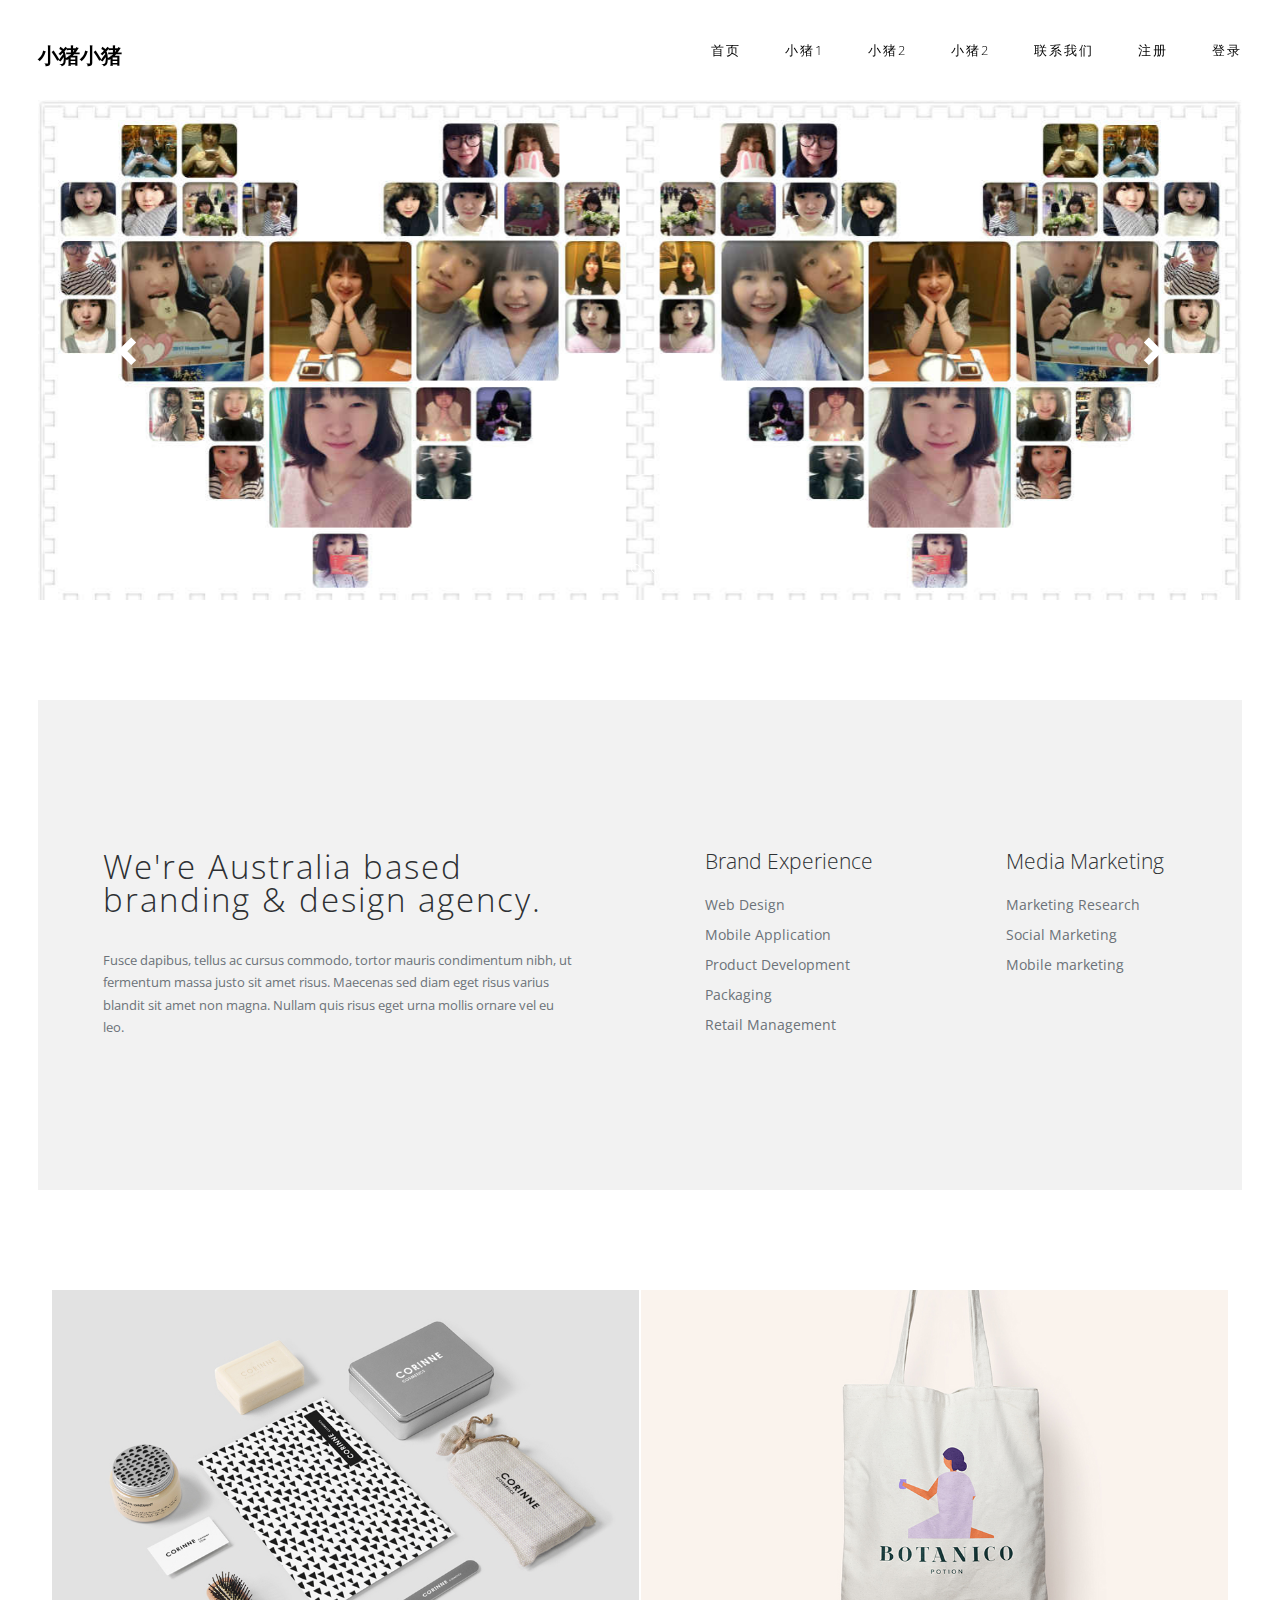
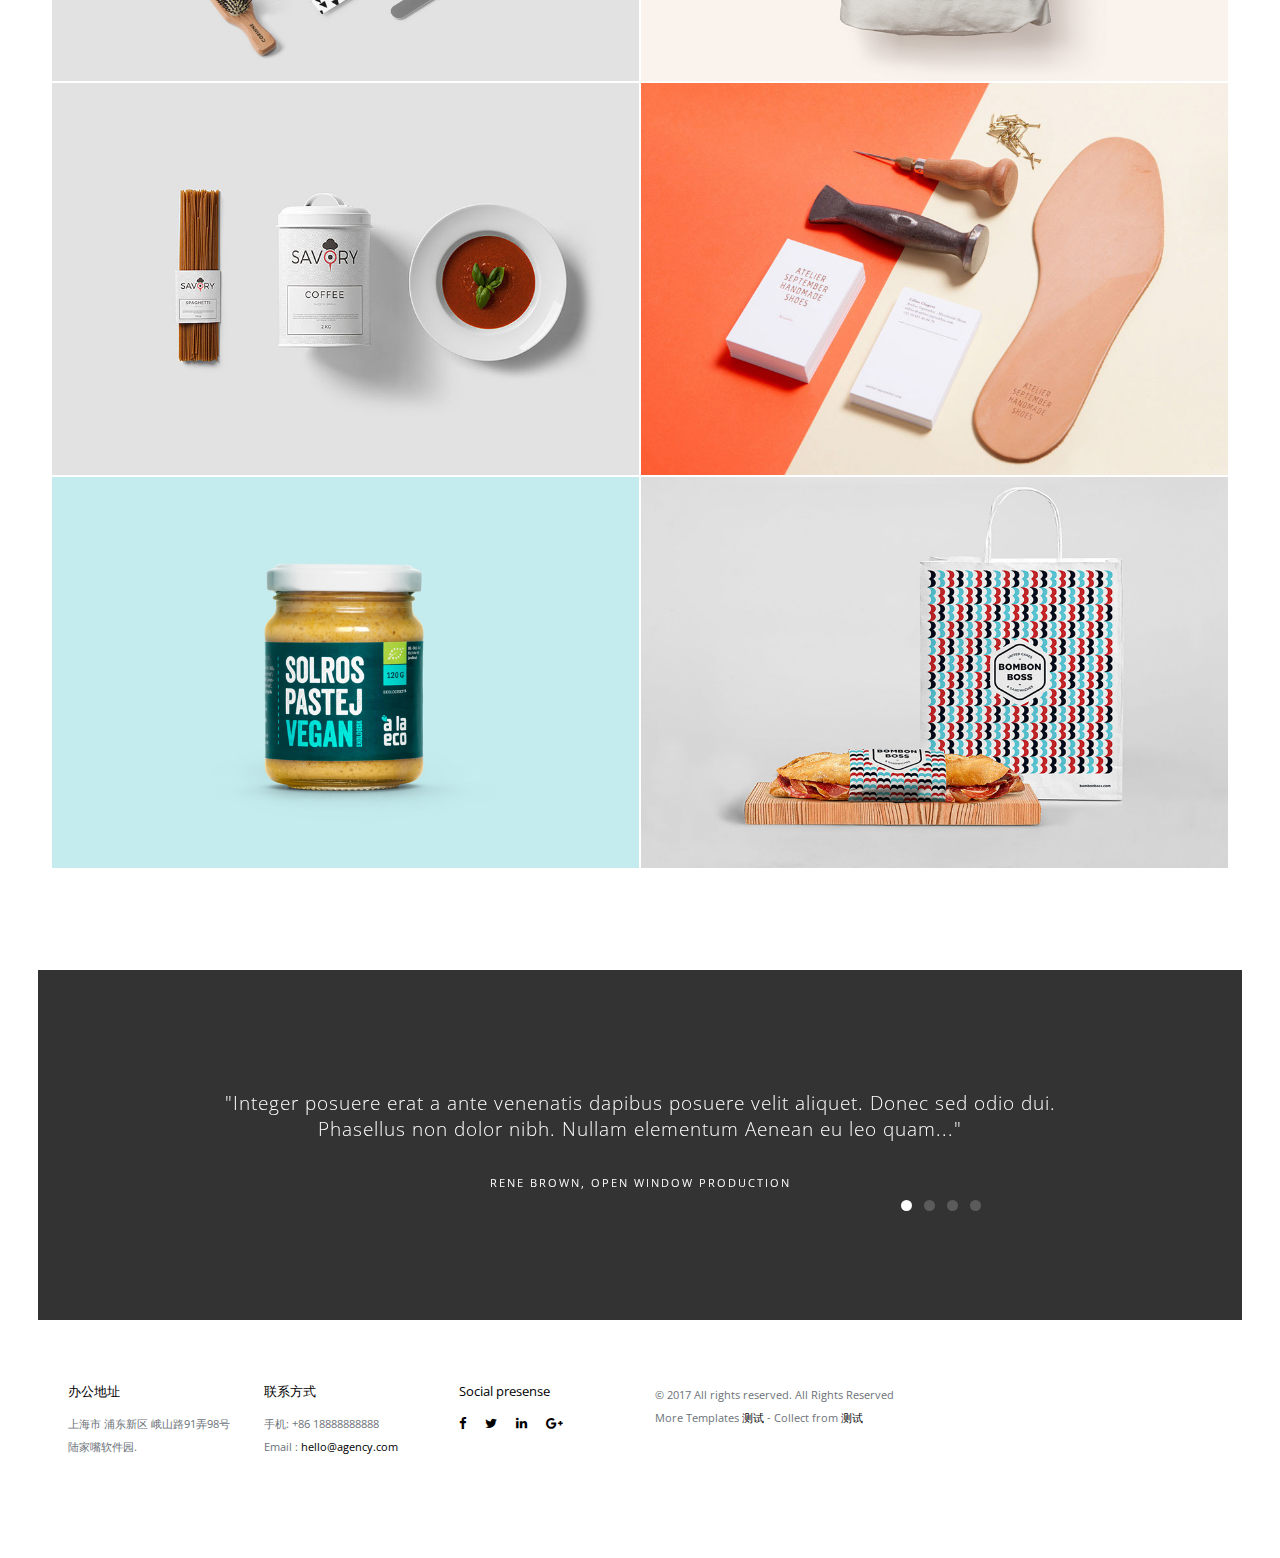
<file: index.html>
<!doctype html>
<!--[if lt IE 7]>
<html class="no-js lt-ie9 lt-ie8 lt-ie7" lang=""> <![endif]-->
<!--[if IE 7]>
<html class="no-js lt-ie9 lt-ie8" lang=""> <![endif]-->
<!--[if IE 8]>
<html class="no-js lt-ie9" lang=""> <![endif]-->
<!--[if gt IE 8]><!-->
<html class="no-js" lang=""> <!--<![endif]-->

<head>
    <title>朱铖琳你最美</title>
    <meta http-equiv="Content-Type" content="text/html; charset=utf-8"/>
    <meta name="keywords" content="这里是小猪网 朱铖琳"/>
    <meta name="description" content="朱铖琳-小猪 世界上最美的女人，是麦粒 ಥ_ಥ "/>

    <link rel="stylesheet" href="css/bootstrap.min.css">
    <link rel="stylesheet" href="css/flexslider.css">
    <link rel="stylesheet" href="css/main.css">
    <link rel="stylesheet" href="css/responsive.css">
    <link rel="stylesheet" href="css/animate.min.css">
    <link rel="stylesheet" href="https://maxcdn.bootstrapcdn.com/font-awesome/4.4.0/css/font-awesome.min.css">

    <!-- JS FILES -->
    <script src="js/jquery.min.js"></script>
    <script src="js/bootstrap.min.js"></script>
    <script src="js/jquery.flexslider-min.js"></script>
    <script src="js/retina.min.js"></script>
    <script src="js/modernizr.js"></script>
    <script src="js/main.js"></script>
</head>

<body>

<!-- Header Section -->
<section class="tophead" role="tophead">
  <!-- Navigation Section -->
  <header id="header">
    <div class="header-content clearfix"> <a class="logo" href="#">小猪小猪</a>
      <nav class="navigation"  role="navigation">
        <ul class="primary-nav">
          <li><a href="#header-slider">首页</a></li>
          <li><a href="#services">小猪1</a></li>
          <li><a href="#portfolio">小猪2</a></li>
          <li><a href="#testimonials">小猪2</a></li>
          <li><a href="#contact">联系我们</a></li>
            <li><a class="navbar-link" href="register.html">注册</a></li>
            <li><a class="navbar-link" href="login.html">登录</a></li>

        </ul>
      </nav>
      <a href="#" class="nav-toggle">Menu<span></span></a>	
	</div>
  </header>
  <!-- Navigation Section -->
</section>

<!--<section class="tophead" role="tophead">
    &lt;!&ndash; Navigation Section &ndash;&gt;
    <header id="header">
        <div class="navbar navbar-inverse navbar-fixed-top">
            <div class="container">
                <div class="navbar-header">
                    <button class="navbar-toggle collapsed" type="button" data-toggle="collapse"
                            data-target=".navbar-collapse">
                        <span class="sr-only">Toggle navigation</span>
                        <span class="icon-bar"></span>
                        <span class="icon-bar"></span>
                        <span class="icon-bar"></span>
                    </button>
                    <a class="navbar-brand hidden-sm" href="index.html">小猪小猪</a>
                </div>
                <div class="navbar-collapse collapse" role="navigation">
                    <ul class="nav navbar-nav">
                        <li><a href="#header-slider" target="_blank">首页</a></li>
                        <li><a href="#services" target="_blank">小猪1</a></li>
                        <li><a href="#portfolio" target="_blank">小猪2</a></li>
                        <li><a href="#testimonials" target="_blank">小猪2</a></li>
                        <li><a href="#contact" target="_blank">联系我们</a></li>

                    </ul>
                    <div class="navbar-text navbar-right hidden-sm">
                    <span id="loginbar">
                    <a class="navbar-link" href="register.html">注册</a>
					&nbsp;&nbsp;|&nbsp;&nbsp;
                    <a class="navbar-link" href="login.html">登录</a>
                </span>

                    </div>
                </div>
            </div>
        </div>

    </header>
    &lt;!&ndash; Navigation Section &ndash;&gt;
</section>-->

<!-- Header Section -->
<!-- Slider Section -->
<section id="header-slider" class="section">
    <div id="myCarousel" class="carousel slide" data-ride="carousel" data-interval="1500">
        <!-- Indicators -->
        <ol class="carousel-indicators">
            <li data-target="#myCarousel" data-slide-to="0" class="active"></li>
            <li data-target="#myCarousel" data-slide-to="1"></li>
            <li data-target="#myCarousel" data-slide-to="2"></li>
            <li data-target="#myCarousel" data-slide-to="3"></li>
            <li data-target="#myCarousel" data-slide-to="4"></li>
        </ol>
        <!-- Wrapper for slides -->
        <div class="carousel-inner" role="listbox">
            <div class="item active"><img class="center-block" src="images/slider/loveU.jpg" alt="Chania">
                <div class="carousel-caption">

                </div>
            </div>
            <div class="item"><img class="center-block" src="images/slider/miley.png" alt="Chania">
                <div class="carousel-caption">

                </div>
            </div>
            <div class="item"><img src="images/slider/slid2.jpg" alt="Chania">
                <div class="carousel-caption">
                    <h3>Minimal Agency Template</h3>
                    <p>We're Australia based branding & design agency</p>
                </div>
            </div>
            <div class="item"><img src="images/slider/slid1.jpg" alt="Chania">
                <div class="carousel-caption">
                    <h3>We'r Auro</h3>
                    <p>We Build Strong Brands which impact your customers</p>
                </div>
            </div>
            <div class="item"><img src="images/slider/slid2.jpg" alt="Chania">
                <div class="carousel-caption">
                    <h3>Minimal Agency Template</h3>
                    <p>We're Australia based branding & design agency</p>
                </div>
            </div>
        </div>
        <!-- Controls -->
        <a class="left carousel-control" href="#myCarousel" role="button" data-slide="prev">
            <span class="glyphicon glyphicon-chevron-left" aria-hidden="true"></span> <span
                class="sr-only">Previous</span></a>
        <a class="right carousel-control" href="#myCarousel" role="button" data-slide="next">
            <span class="glyphicon glyphicon-chevron-right" aria-hidden="true"></span> <span class="sr-only">Next</span></a>
    </div>
</section>
<!-- Slider Section -->
<!-- Service Section -->
<section id="services" class="section services">
    <div class="container-fluid">
        <div class="row">
            <div class="col-md-6 col-sm-6">
                <div class="services-content">
                    <h4>We're Australia based branding & design agency.</h4>
                    <p>Fusce dapibus, tellus ac cursus commodo, tortor mauris condimentum nibh, ut fermentum massa justo
                        sit amet risus. Maecenas sed diam eget risus varius blandit sit amet non magna. Nullam quis
                        risus eget urna mollis ornare vel eu leo.</p>
                </div>
            </div>
            <div class="col-md-3 col-sm-6">
                <div class="services-content">
                    <h5>Brand Experience</h5>
                    <ul>
                        <li><a href="#">Web Design</a></li>
                        <li><a href="#">Mobile Application</a></li>
                        <li><a href="#">Product Development</a></li>
                        <li><a href="#">Packaging</a></li>
                        <li><a href="#">Retail Management</a></li>
                    </ul>
                </div>
            </div>
            <div class="col-md-3 col-sm-6">
                <div class="services-content">
                    <h5>Media Marketing</h5>
                    <ul>
                        <li><a href="#">Marketing Research</a></li>
                        <li><a href="#">Social Marketing</a></li>
                        <li><a href="#">Mobile marketing</a></li>
                    </ul>
                </div>
            </div>
        </div>
    </div>
</section>
<!-- Service Section -->


<!-- portfolio grid section -->
<section id="portfolio" class="section portfolio">
    <div class="container-fluid">
        <div class="row">
            <div class="col-sm-6 portfolio-item"><a href="work-details.html" class="portfolio-link">
                <div class="caption">
                    <div class="caption-content">
                        <h3>The Shape of Design</h3>
                        <h4>Branding/Graphic</h4>
                    </div>
                </div>
                <img src="images/portfolio/work-1.jpg" class="img-responsive" alt=""> </a></div>
            <div class="col-sm-6 portfolio-item"><a href="work-details.html" class="portfolio-link">
                <div class="caption">
                    <div class="caption-content">
                        <h3>czarna kawka</h3>
                        <h4>Branding</h4>
                    </div>
                </div>
                <img src="images/portfolio/work-2.jpg" class="img-responsive" alt=""> </a></div>
            <div class="col-sm-6 portfolio-item"><a href="work-details.html" class="portfolio-link">
                <div class="caption">
                    <div class="caption-content">
                        <h3>czarna kawka</h3>
                        <h4>Branding</h4>
                    </div>
                </div>
                <img src="images/portfolio/work-3.jpg" class="img-responsive" alt=""> </a></div>
            <div class="col-sm-6 portfolio-item"><a href="work-details.html" class="portfolio-link">
                <div class="caption">
                    <div class="caption-content">
                        <h3>czarna kawka</h3>
                        <h4>Branding</h4>
                    </div>
                </div>
                <img src="images/portfolio/work-4.jpg" class="img-responsive" alt=""> </a></div>
            <div class="col-sm-6 portfolio-item"><a href="work-details.html" class="portfolio-link">
                <div class="caption">
                    <div class="caption-content">
                        <h3>czarna kawka</h3>
                        <h4>Branding</h4>
                    </div>
                </div>
                <img src="images/portfolio/work-5.jpg" class="img-responsive" alt=""> </a></div>
            <div class="col-sm-6 portfolio-item"><a href="work-details.html" class="portfolio-link">
                <div class="caption">
                    <div class="caption-content">
                        <h3>czarna kawka</h3>
                        <h4>Branding</h4>
                    </div>
                </div>
                <img src="images/portfolio/work-6.jpg" class="img-responsive" alt=""> </a></div>
        </div>
    </div>
</section>
<!-- portfolio grid section -->

<!-- Testimonials section -->
<section id="testimonials" class="section testimonials no-padding">
    <div class="container-fluid">
        <div class="row no-gutter">
            <div class="flexslider">
                <ul class="slides">
                    <li>
                        <div class="col-md-12">
                            <blockquote>
                                <h1>"Integer posuere erat a ante venenatis dapibus posuere velit aliquet. Donec sed odio
                                    dui. Phasellus non dolor nibh. Nullam elementum Aenean eu leo quam..." </h1>
                                <p>Rene Brown, Open Window production</p>
                            </blockquote>
                        </div>
                    </li>
                    <li>
                        <div class="col-md-12">
                            <blockquote>
                                <h1>"Cras dictum tellus dui, vitae sollicitudin ipsum. Phasellus non dolor nibh. Nullam
                                    elementum tellus pretium feugiat shasellus non dolor nibh. Nullam elementum tellus
                                    pretium feugiat." </h1>
                                <p>Brain Rice, Lexix Private Limited.</p>
                            </blockquote>
                        </div>
                    </li>
                    <li>
                        <div class="col-md-12">
                            <blockquote>
                                <h1>"Cras mattis consectetur purus sit amet fermentum. Donec sed odio dui. Aenean
                                    lacinia bibendum nulla sed consectetur...." </h1>
                                <p>Andi Simond, Global Corporate Inc</p>
                            </blockquote>
                        </div>
                    </li>
                    <li>
                        <div class="col-md-12">
                            <blockquote>
                                <h1>"Lorem ipsum dolor sit amet, consectetur adipiscing elitPhasellus non dolor nibh.
                                    Nullam elementum tellus pretium feugiat. Cras dictum tellus dui sollcitudin." </h1>
                                <p>Kristy Gabbor, Martix Media</p>
                            </blockquote>
                        </div>
                    </li>
                </ul>
            </div>
        </div>
    </div>
</section>
<!-- Testimonials section -->

<!-- footer section -->
<footer id="contact" class="footer">
    <div class="container-fluid">
        <div class="col-md-2 left">
            <h4>办公地址</h4>
            <p> 上海市 浦东新区 峨山路91弄98号 陆家嘴软件园.</p>
        </div>
        <div class="col-md-2 left">
            <h4>联系方式</h4>
            <p>手机: +86 18888888888 <br>
                Email : <a href="mailto:hello@agency.com"> hello@agency.com </a></p>
        </div>
        <div class="col-md-2 left">
            <h4>Social presense</h4>
            <ul class="footer-share">
                <li><a href="#"><i class="fa fa-facebook"></i></a></li>
                <li><a href="#"><i class="fa fa-twitter"></i></a></li>
                <li><a href="#"><i class="fa fa-linkedin"></i></a></li>
                <li><a href="#"><i class="fa fa-google-plus"></i></a></li>
            </ul>
        </div>
        <div class="col-md-6 right">
            <p>© 2017 All rights reserved. All Rights Reserved<br>
                More Templates <a href="" target="_blank" title="测试">测试</a> - Collect from <a href="" title="测试"
                                                                                              target="_blank">测试</a></p>
        </div>
    </div>
</footer>
<!-- footer section -->


</body>
</html>
</file>
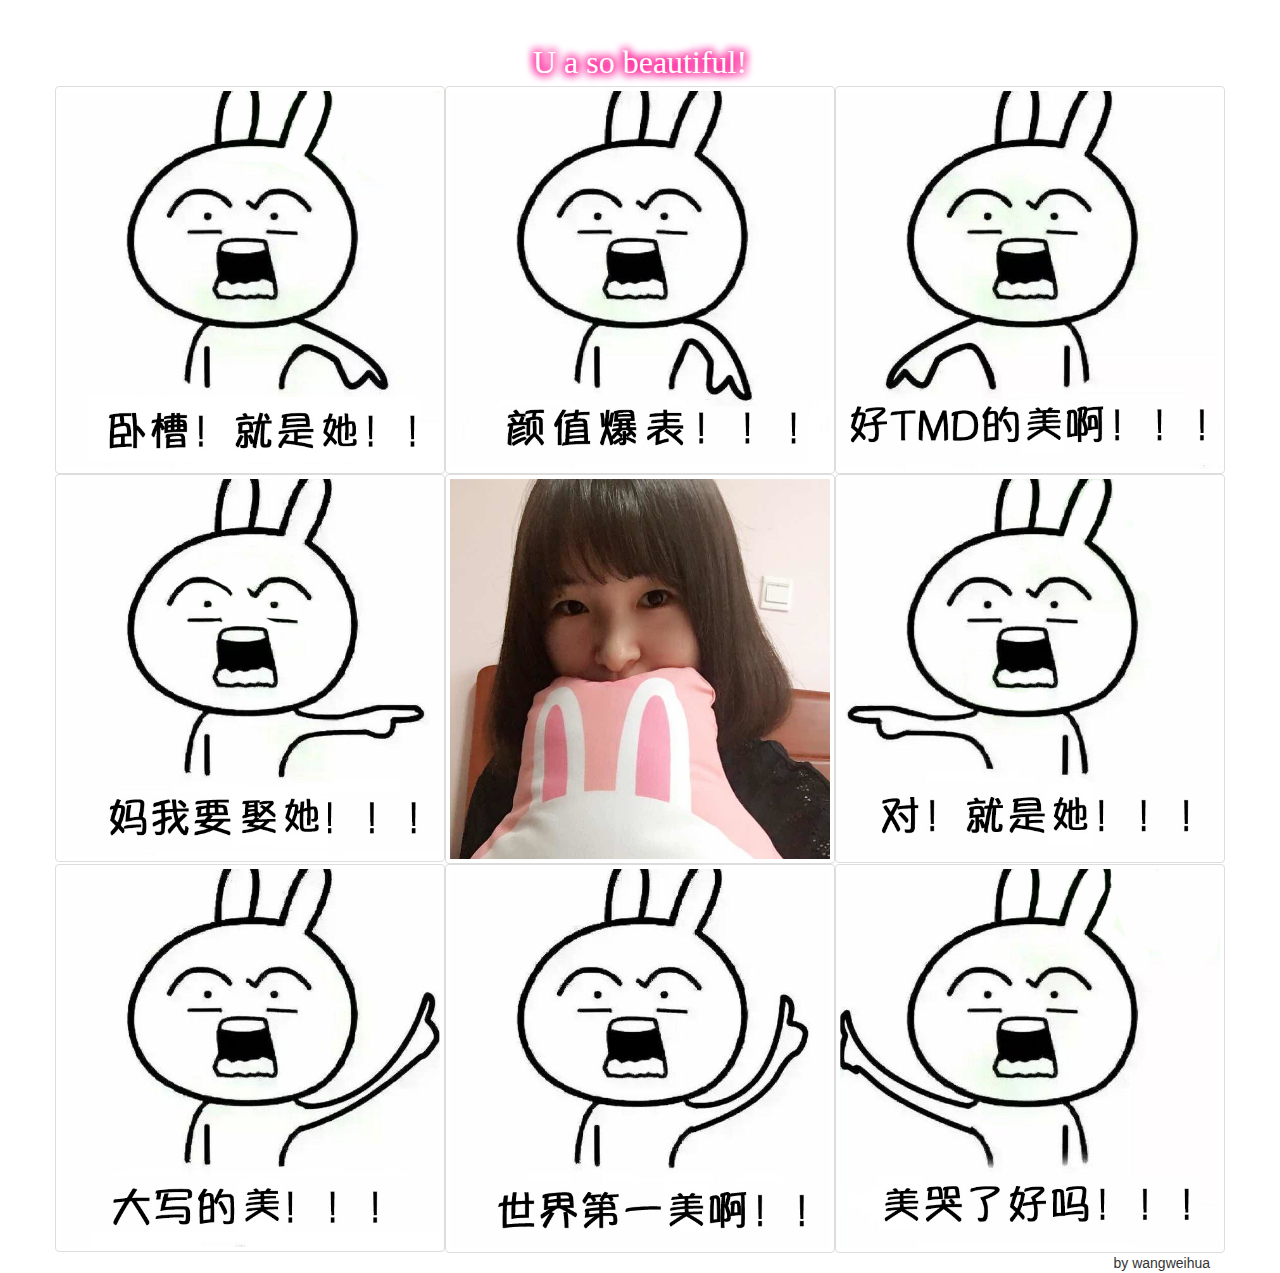
<file: index1.html>
<!DOCTYPE HTML>
<html>
<head>
	<title>朱铖琳你最美</title>
	<meta http-equiv="Content-Type" content="text/html; charset=utf-8" />
	<meta name="keywords" content="惊喜,有趣,最美" />
	<meta name="description" content="世界上最美的女人，是麦粒 ಥ_ಥ " />
	<meta name="viewport" content="width=device-width, initial-scale=1, maximum-scale=1">
	<link href="css/bootstrap.min.css" rel="stylesheet" type="text/css"/>
	<link href="css/ohmygod.css" rel="stylesheet" type="text/css"/>

<script>
var _hmt = _hmt || [];
(function() {
  var hm = document.createElement("script");
  hm.src = "//hm.baidu.com/hm.js?e9e0ed8d2dd56059cc040dc1f05b7424";
  var s = document.getElementsByTagName("script")[0]; 
  s.parentNode.insertBefore(hm, s);
})();
</script>


</head>
<body>
	
	<div class="container">
		<div align="center" style='font-size:32px;font-family:楷体,楷体_GB2312;color:#FFFFFF;
					   text-shadow:#FF1493 0px 1px 10px,#FF1493 1px 0px 10px,#FF1493 0px -1px 10px,#FF1493 -1px 0px 10px;
					   filter:glow(color=#FF1493,strength=10)'>U a so beautiful!</div>
		
		<div class="row">
			<div class="col-xs-4 col-md-4">
				<a href="https://wangweihuamy.github.io" class="thumbnail">
					<img src="img/1.jpg" alt="...">
				</a>
			</div>
			<div class="col-xs-4 col-md-4">
				<a href="https://wangweihuamy.github.io" class="thumbnail">
					<img src="img/2.jpg" alt="...">
				</a>
			</div>
			<div class="col-xs-4 col-md-4">
				<a href="https://wangweihuamy.github.io" class="thumbnail">
					<img src="img/3.jpg" alt="...">
				</a>
			</div>
		</div>
		<div class="row">
			<div class="col-xs-4 col-md-4">
				<a href="https://wangweihuamy.github.io" class="thumbnail">
					<img src="img/4.jpg" alt="...">
				</a>
			</div>
			<div class="col-xs-4 col-md-4">
				<a href="https://wangweihuamy.github.io" class="thumbnail">
					<img src="img/5.jpg" alt="...">
				</a>
			</div>
			<div class="col-xs-4 col-md-4">
				<a href="https://wangweihuamy.github.io" class="thumbnail">
					<img src="img/6.jpg" alt="...">
				</a>
			</div>
		</div>
		<div class="row">
			<div class="col-xs-4 col-md-4">
				<a href="https://wangweihuamy.github.io" class="thumbnail">
					<img src="img/7.jpg" alt="...">
				</a>
			</div>
			<div class="col-xs-4 col-md-4">
				<a href="https://wangweihuamy.github.io" class="thumbnail">
					<img src="img/8.jpg" alt="...">
				</a>
			</div>
			<div class="col-xs-4 col-md-4">
				<a href="https://wangweihuamy.github.io" class="thumbnail">
					<img src="img/9.jpg" alt="...">
				</a>
			</div>
		</div>
		<div align="right">by wangweihua</div>
	</div>
	
	
	
</body>
</html>
</file>
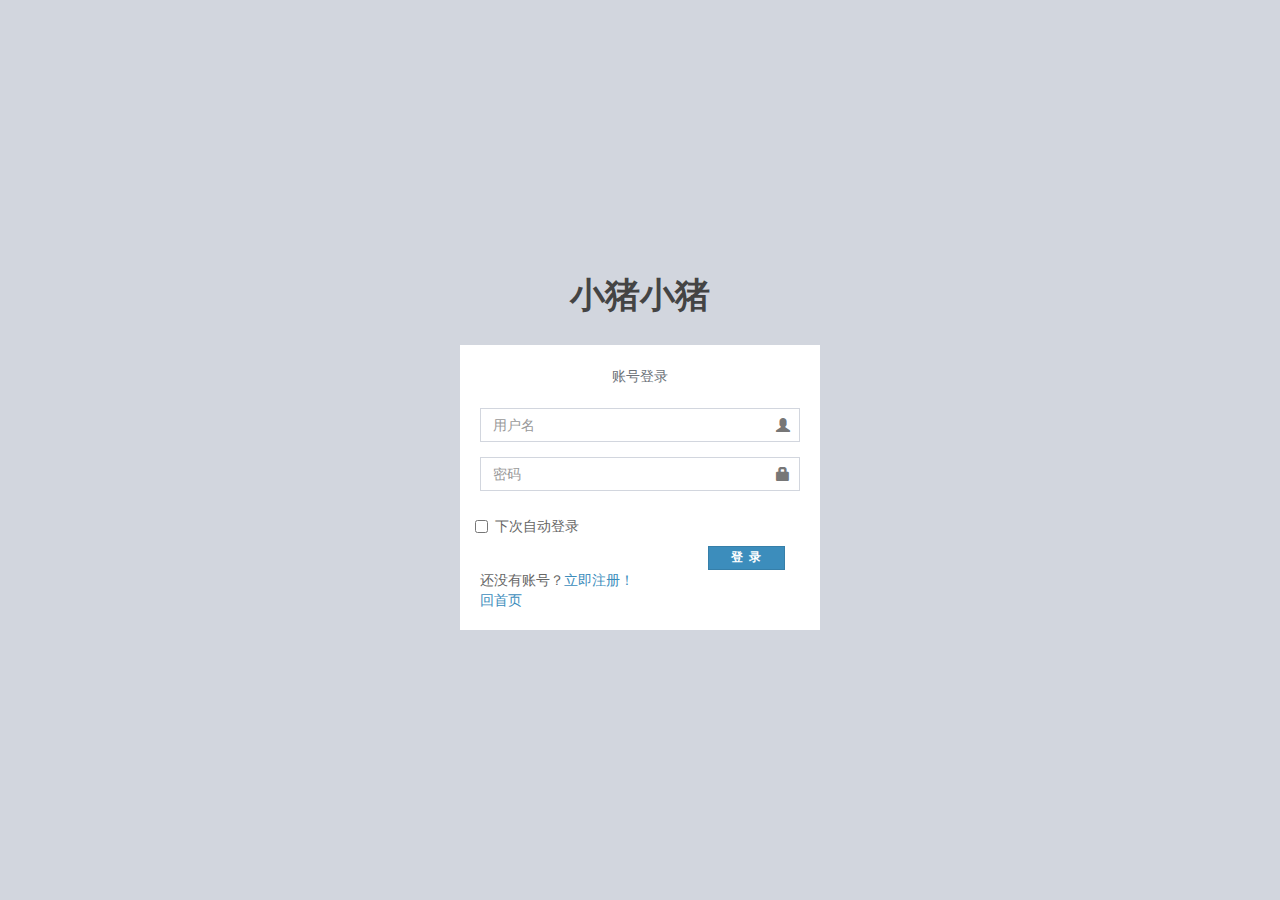
<file: login.html>
<!DOCTYPE html>
<html>
<head>
    <meta charset="utf-8">
    <meta name="description" content="">
    <meta name="viewport" content="width=device-width, initial-scale=1">
    <title>小猪小猪小猪小猪小猪小猪小猪小猪小猪小猪小猪小猪 </title>
    <link rel="stylesheet" href="css/bootstrap.min.css">
    <link rel="stylesheet" href="css/flexslider.css">
    <link rel="stylesheet" href="css/main.css">
    <link rel="stylesheet" href="css/responsive.css">
    <link rel="stylesheet" href="css/animate.min.css">
    <link rel="stylesheet" href="css/AdminLTE.min.css">
    <link rel="stylesheet" href="css/blue.css">
    <link rel="stylesheet" href="css/font-awesome.min.css">

    <!-- JS FILES -->
    <script src="js/jquery.min.js"></script>
    <script src="js/bootstrap.min.js"></script>
    <script src="js/jquery.flexslider-min.js"></script>
    <script src="js/retina.min.js"></script>
    <script src="js/modernizr.js"></script>
    <script src="js/main.js"></script>

</head>
<body class="hold-transition register-page">
<div class="register-box">
    <div class="register-logo">
        <a href="index.html"><b>小猪小猪</b></a>
    </div>

    <div class="login-box-body">
        <p class="login-box-msg">账号登录</p>

        <form action="/login" method="post">
            <div class="form-group has-feedback">
                <input type="text" class="form-control" placeholder="用户名" name="username" value="">
                <span class="glyphicon glyphicon-user form-control-feedback"></span>
            </div>
            <div class="form-group has-feedback">
                <input type="password" class="form-control" placeholder="密码" name="password" value="">
                <span class="glyphicon glyphicon-lock form-control-feedback"></span>
            </div>
            <div class="form-group has-feedback">
                <div class="col-xs-8">
                    <div class="checkbox icheck">
                        <label>
                            <input type="checkbox" name="remember-me" value="true"> 下次自动登录
                        </label>
                    </div>
                </div>
                <!-- /.col -->
                <div class="col-xs-4">
                    <button type="submit" class="btn btn-primary btn-block btn-flat">登 录</button>
                </div>
                <!-- /.col -->
            </div>
        </form>

        <div class="row">
            <div class="col-xs-8">还没有账号？<a href="register.html" class="text-center">立即注册！</a>
                </br><a href="index.html" class="text-center">回首页</a>
            </div>
            <!--
            <div class="col-xs-4"><a href="forget.html">忘记密码</a></div>
            -->
        </div>

    </div>
    <!-- /.form-box -->
</div>
<!-- /.register-box -->

<script>

</script>
</body>
</html>
</file>
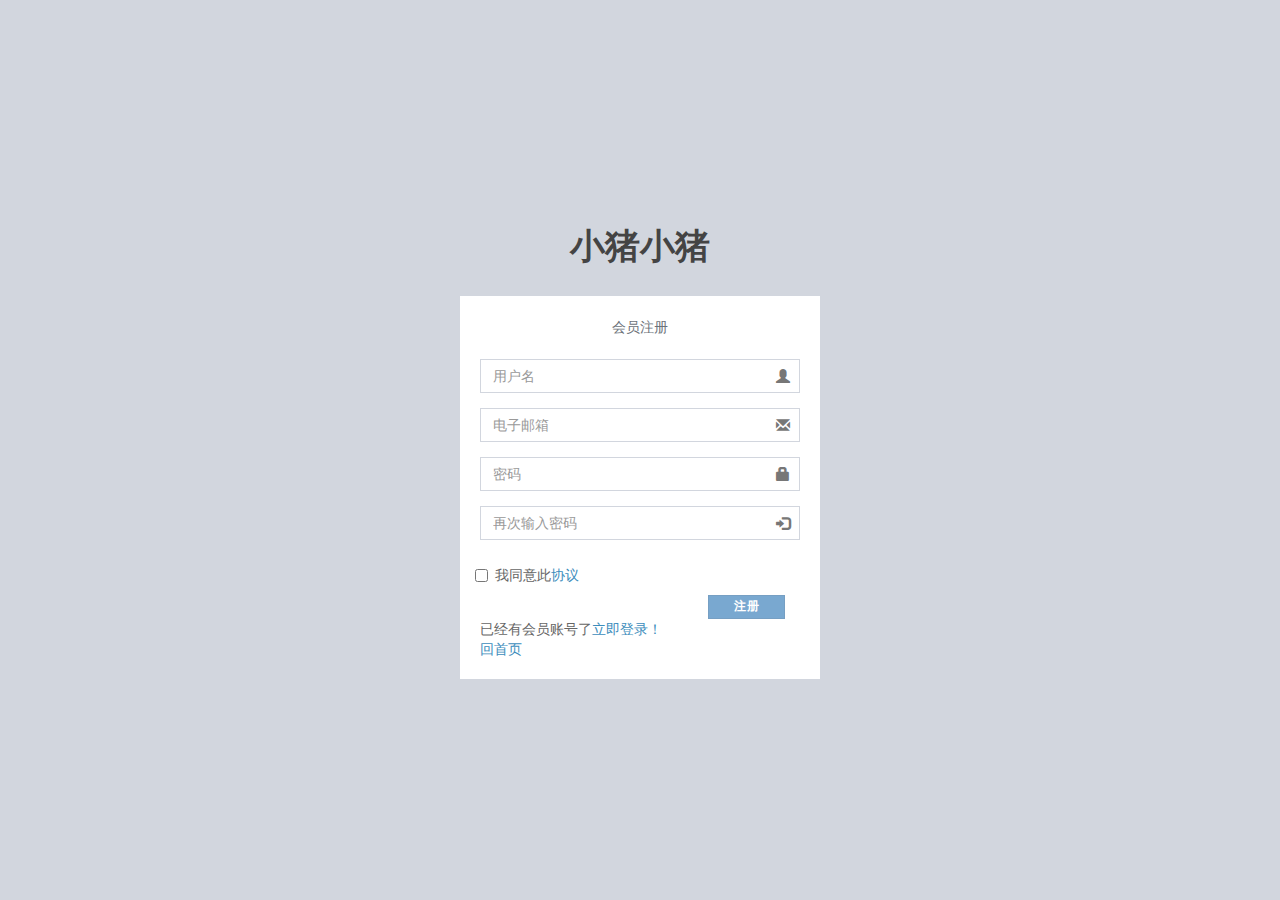
<file: register.html>
<!DOCTYPE html>
<html>
<head>
    <meta charset="utf-8">
    <meta name="description" content="">
    <meta name="viewport" content="width=device-width, initial-scale=1">
    <title>小猪小猪小猪小猪小猪小猪小猪小猪小猪小猪小猪小猪 </title>
    <link rel="stylesheet" href="css/bootstrap.min.css">
    <link rel="stylesheet" href="css/flexslider.css">
    <link rel="stylesheet" href="css/main.css">
    <link rel="stylesheet" href="css/responsive.css">
    <link rel="stylesheet" href="css/animate.min.css">
    <link rel="stylesheet" href="css/AdminLTE.min.css">
    <link rel="stylesheet" href="css/blue.css">
    <link rel="stylesheet" href="css/font-awesome.min.css">

    <!-- JS FILES -->
    <script src="js/jquery.min.js"></script>
    <script src="js/bootstrap.min.js"></script>
    <script src="js/jquery.flexslider-min.js"></script>
    <script src="js/retina.min.js"></script>
    <script src="js/modernizr.js"></script>
    <script src="js/main.js"></script>

</head>
<body class="hold-transition register-page">
<div class="register-box">
    <div class="register-logo">
        <a href="index.html"><b>小猪小猪</b></a>
    </div>

    <div class="register-box-body">
        <p class="login-box-msg">会员注册</p>
        <form action="/register" method="post">
            <div class="form-group has-feedback">

                <input type="text" class="form-control" id="username" placeholder="用户名" name="username" value=""/>
                <span class="glyphicon glyphicon-user form-control-feedback"></span>
            </div>
            <div class="form-group has-feedback">

                <input type="email" class="form-control" id="email" placeholder="电子邮箱" name="email" value=""/>
                <span class="glyphicon glyphicon-envelope form-control-feedback"></span>
            </div>
            <div class="form-group has-feedback">

                <input type="password" class="form-control" id="password" placeholder="密码" name="password" value=""/>
                <span class="glyphicon glyphicon-lock form-control-feedback"></span>
            </div>
            <div class="form-group has-feedback">
                <input type="password" class="form-control" id="confirmPassword" placeholder="再次输入密码">
                <span class="glyphicon glyphicon-log-in form-control-feedback"></span>
            </div>
            <div class="form-group has-feedback">
                <div class="col-xs-8">
                    <div class="checkbox icheck">
                        <label>
                            <input type="checkbox" id="agree"/>我同意此<a href="#">协议</a>
                        </label>
                    </div>
                </div>
                <!-- /.col -->
                <div class="col-xs-4">
                    <button type="submit" class="btn btn-primary btn-block btn-flat" disabled>注册</button>
                </div>
                <!-- /.col -->
            </div>
        </form>

        <div class="row">
            <div class="col-xs-8">已经有会员账号了<a href="login.html" class="text-center">立即登录！</a>
                </br><a href="index.html" class="text-center">回首页</a>
            </div>
            <!--
            <div class="col-xs-4"><a href="forget.html">忘记密码</a></div>
            -->
        </div>

    </div>
    <!-- /.form-box -->
</div>
<!-- /.register-box -->

<script>

</script>
</body>
</html>
</file>
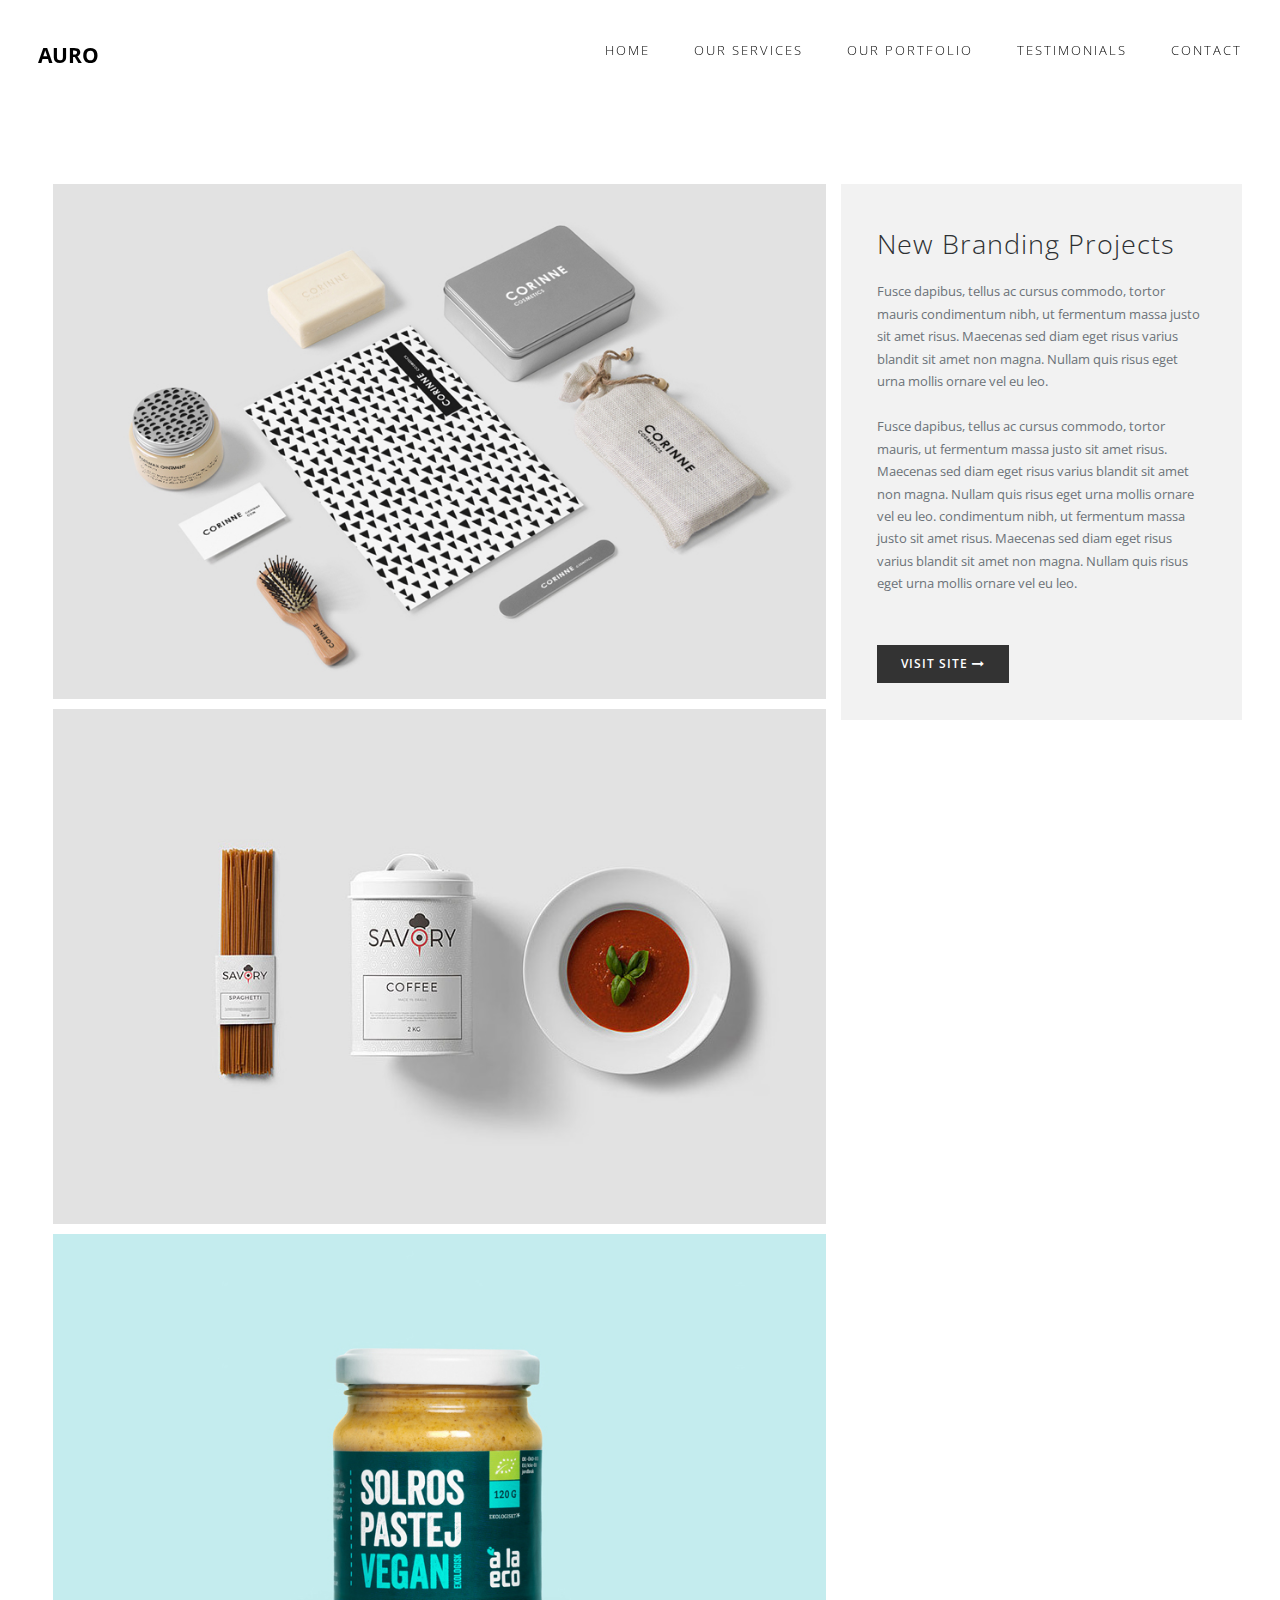
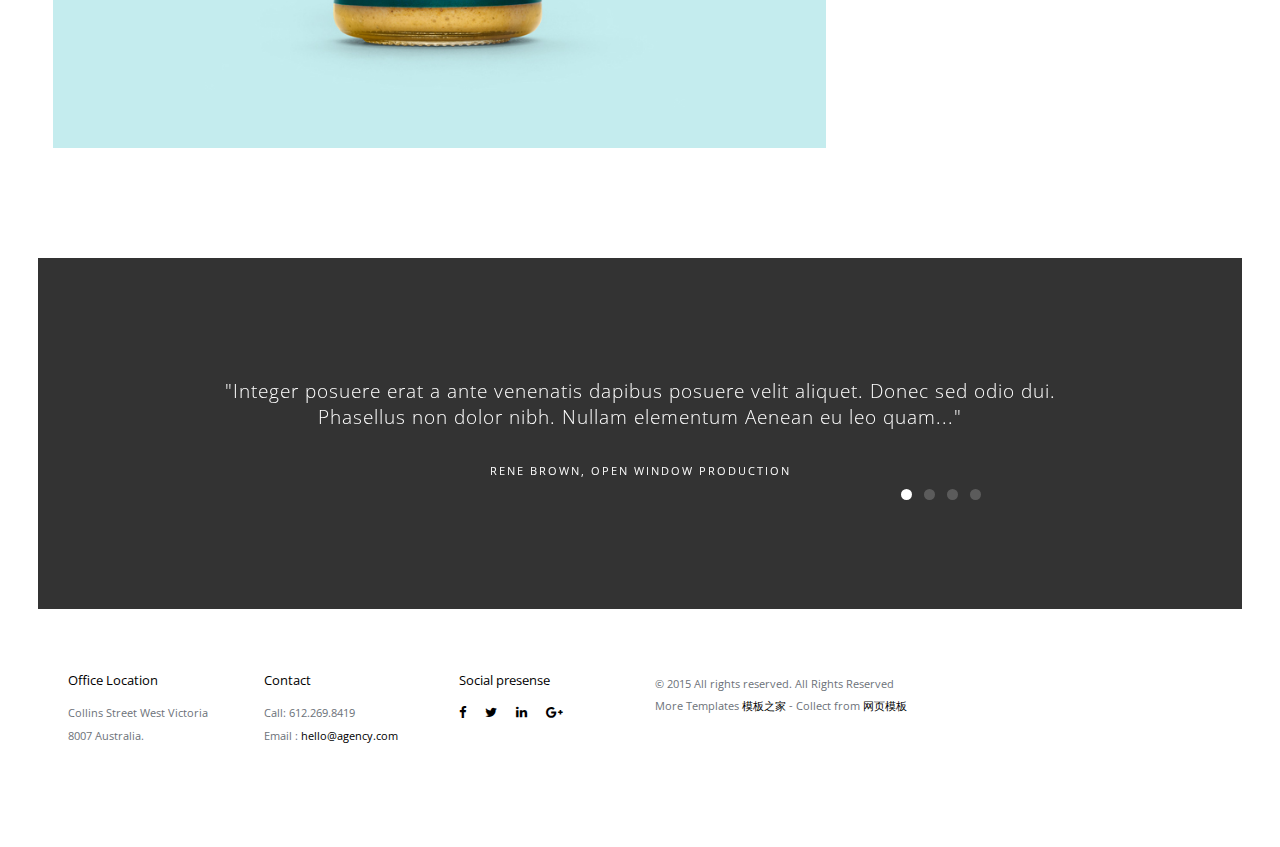
<file: work-details.html>
<!doctype html>
<!--[if lt IE 7]>      <html class="no-js lt-ie9 lt-ie8 lt-ie7" lang=""> <![endif]-->
<!--[if IE 7]>         <html class="no-js lt-ie9 lt-ie8" lang=""> <![endif]-->
<!--[if IE 8]>         <html class="no-js lt-ie9" lang=""> <![endif]-->
<!--[if gt IE 8]><!-->
<html class="no-js" lang="">
<!--<![endif]-->

<head>
<meta charset="utf-8">
<meta name="description" content="">
<meta name="viewport" content="width=device-width, initial-scale=1">
<title>Auro - Elegant, Minimal, Creative Bootstrap Template</title>
<link rel="stylesheet" href="css/bootstrap.min.css">
<link rel="stylesheet" href="css/flexslider.css">
<link rel="stylesheet" href="css/main.css">
<link rel="stylesheet" href="css/responsive.css">
<link rel="stylesheet" href="css/animate.min.css">
<link rel="stylesheet" href="https://maxcdn.bootstrapcdn.com/font-awesome/4.4.0/css/font-awesome.min.css">
</head>

<body>

<!-- Header Section -->
<section class="tophead" role="tophead"> 
  <!-- Navigation Section -->
  <header id="header">
    <div class="header-content clearfix"> <a class="logo" href="#">Auro</a>
      <nav class="navigation" role="navigation">
        <ul class="primary-nav">
          <li><a href="./l#header-slider">Home</a></li>
          <li><a href="./#services">Our Services</a></li>
          <li><a href="./#portfolio">Our Portfolio</a></li>
          <li><a href="./#testimonials">Testimonials</a></li>
          <li><a href="./#contact">Contact</a></li>
        </ul>
      </nav>
      <a href="#" class="nav-toggle">Menu<span></span></a> </div>
  </header>
  <!-- Navigation Section --> 
</section>
<!-- Header Section -->
<!-- work details section -->
<section id="work-detail" class="section work-detail">
  <div class="container-fluid">
    <div class="row">
      <div class="col-md-8 work-detail-margin detail-image">
        <div class="work-image">
          <p> <img src="images/portfolio/work-1.jpg"></p>
          <p> <img src="images/portfolio/work-3.jpg"></p>
          <p> <img src="images/portfolio/work-5.jpg"></p>
        </div>
      </div>
      <div class="col-md-4 work-detail-margin detail-contentbox">
        <div class="detail-content">
          <h4>New Branding Projects</h4>
          <p>Fusce dapibus, tellus ac cursus commodo, tortor mauris condimentum nibh, ut fermentum massa justo sit amet risus. Maecenas sed diam eget risus varius blandit sit amet non magna. Nullam quis risus eget urna mollis ornare vel eu leo.</p>
          <p>Fusce dapibus, tellus ac cursus commodo, tortor mauris, ut fermentum massa justo sit amet risus. Maecenas sed diam eget risus varius blandit sit amet non magna. Nullam quis risus eget urna mollis ornare vel eu leo. condimentum nibh, ut fermentum massa justo sit amet risus. Maecenas sed diam eget risus varius blandit sit amet non magna. Nullam quis risus eget urna mollis ornare vel eu leo.</p>
          <a class="btn" href="#">Visit Site <i class="fa fa-long-arrow-right"></i></a> </div>
      </div>
    </div>
  </div>
</section>
<!-- work details section --> 

<!-- Testimonials section -->
<section id="testimonials" class="section testimonials no-padding">
  <div class="container-fluid">
    <div class="row no-gutter">
      <div class="flexslider">
        <ul class="slides">
          <li>
            <div class="col-md-12">
              <blockquote>
                <h1>"Integer posuere erat a ante venenatis dapibus posuere velit aliquet. Donec sed odio dui. Phasellus non dolor nibh. Nullam elementum Aenean eu leo quam..." </h1>
                <p>Rene Brown, Open Window production</p>
              </blockquote>
            </div>
          </li>
          <li>
            <div class="col-md-12">
              <blockquote>
                <h1>"Cras dictum tellus dui, vitae sollicitudin ipsum. Phasellus non dolor nibh. Nullam elementum tellus pretium feugiat shasellus non dolor nibh. Nullam elementum tellus pretium feugiat." </h1>
                <p>Brain Rice, Lexix Private Limited.</p>
              </blockquote>
            </div>
          </li>
          <li>
            <div class="col-md-12">
              <blockquote>
                <h1>"Cras mattis consectetur purus sit amet fermentum. Donec sed odio dui. Aenean lacinia bibendum nulla sed consectetur...." </h1>
                <p>Andi Simond, Global Corporate Inc</p>
              </blockquote>
            </div>
          </li>
          <li>
            <div class="col-md-12">
              <blockquote>
                <h1>"Lorem ipsum dolor sit amet, consectetur adipiscing elitPhasellus non dolor nibh. Nullam elementum tellus pretium feugiat. Cras dictum tellus dui sollcitudin." </h1>
                <p>Kristy Gabbor, Martix Media</p>
              </blockquote>
            </div>
          </li>
        </ul>
      </div>
    </div>
  </div>
</section>
<!-- Testimonials section --> 

<!-- footer section -->
<footer id="contact" class="footer">
  <div class="container-fluid">
    <div class="col-md-2 left">
      <h4>Office Location</h4>
      <p> Collins Street West Victoria 8007 Australia.</p>
    </div>
    <div class="col-md-2 left">
      <h4>Contact</h4>
      <p> Call: 612.269.8419 <br>
        Email : <a href="mailto:hello@agency.com"> hello@agency.com </a></p>
    </div>
    <div class="col-md-2 left">
      <h4>Social presense</h4>
      <ul class="footer-share">
        <li><a href="#"><i class="fa fa-facebook"></i></a></li>
        <li><a href="#"><i class="fa fa-twitter"></i></a></li>
        <li><a href="#"><i class="fa fa-linkedin"></i></a></li>
        <li><a href="#"><i class="fa fa-google-plus"></i></a></li>
      </ul>
    </div>
    <div class="col-md-6 right">
      <p>© 2015 All rights reserved. All Rights Reserved<br>
        More Templates <a href="http://www.cssmoban.com/" target="_blank" title="模板之家">模板之家</a> - Collect from <a href="http://www.cssmoban.com/" title="网页模板" target="_blank">网页模板</a></p>
    </div>
  </div>
</footer>
<!-- footer section --> 

<!-- JS FILES --> 
<script src="https://ajax.googleapis.com/ajax/libs/jquery/1.11.3/jquery.min.js"></script> 
<script src="js/bootstrap.min.js"></script> 
<script src="js/jquery.flexslider-min.js"></script> 
<script src="js/retina.min.js"></script> 
<script src="js/modernizr.js"></script> 
<script src="js/main.js"></script>
</body>
</html>
</file>
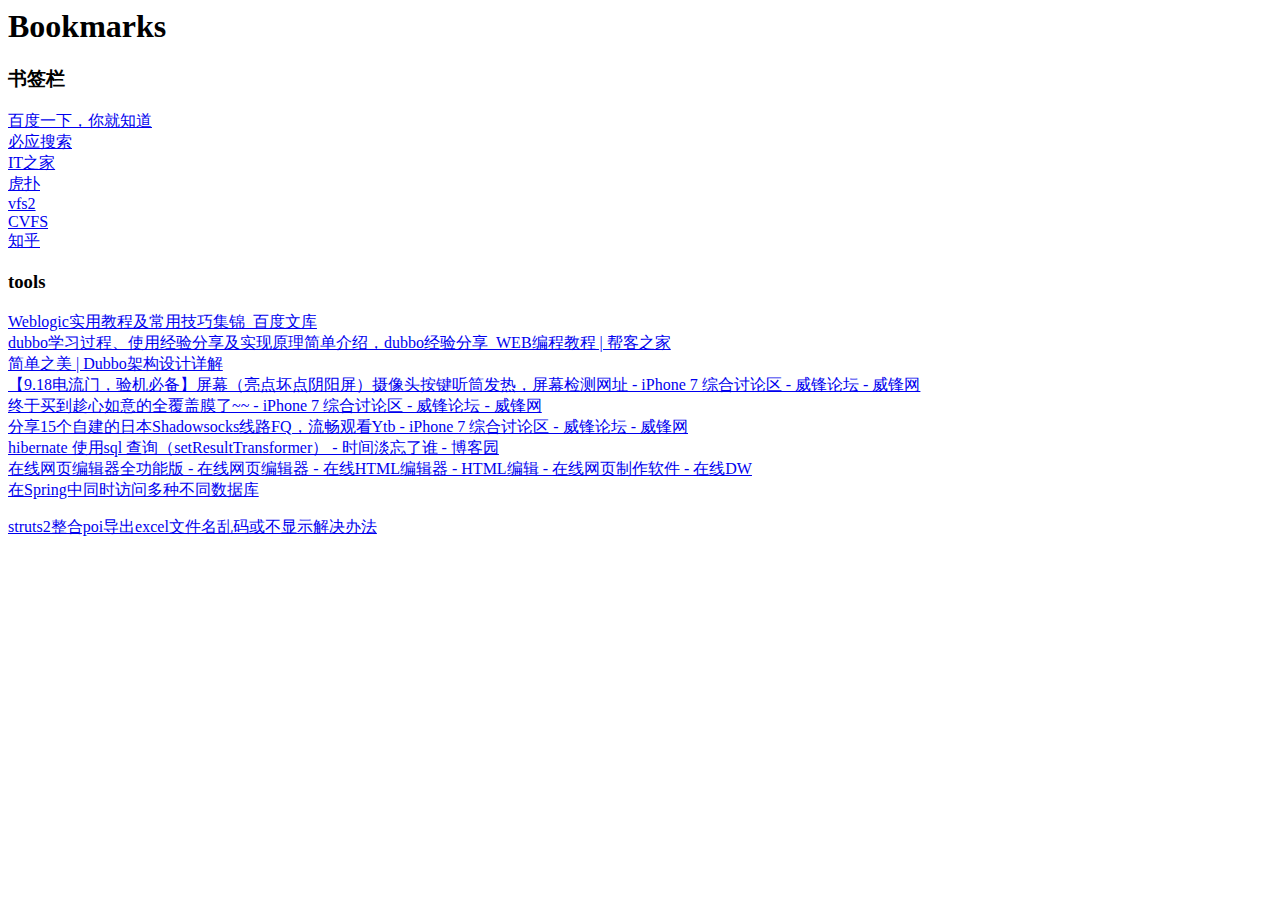
<file: docs/bookmarks_2016_11_8.html>
<!DOCTYPE NETSCAPE-Bookmark-file-1>
<!-- This is an automatically generated file.
     It will be read and overwritten.
     DO NOT EDIT! -->
<META HTTP-EQUIV="Content-Type" CONTENT="text/html; charset=UTF-8">
<TITLE>Bookmarks</TITLE>
<H1>Bookmarks</H1>
<DL><p>
    <DT><H3 ADD_DATE="1473145867" LAST_MODIFIED="1477995347" PERSONAL_TOOLBAR_FOLDER="true">书签栏</H3>
    <DL><p>
        <DT><A HREF="http://www.baidu.com/" ADD_DATE="1473146266" ICON="[data-uri]">百度一下，你就知道</A>
        <DT><A HREF="http://cn.bing.com/" ADD_DATE="1473148290" ICON="[data-uri]">必应搜索</A>
        <DT><A HREF="http://www.ithome.com/" ADD_DATE="1473222566" ICON="[data-uri]">IT之家</A>
        <DT><A HREF="http://nba.hupu.com/" ADD_DATE="1473232757" ICON="[data-uri]">虎扑</A>
        <DT><A HREF="http://localhost:8080/vfs2/login.htm" ADD_DATE="1473295498" ICON="[data-uri]">vfs2</A>
        <DT><A HREF="http://localhost:8080/CVFS/login.htm" ADD_DATE="1477619685" ICON="[data-uri]">CVFS</A>
        <DT><A HREF="https://www.zhihu.com/" ADD_DATE="1473751956" ICON="[data-uri]">知乎</A>
        <DT><H3 ADD_DATE="1474251227" LAST_MODIFIED="1478225455">tools</H3>
        <DL><p>
            <DT><A HREF="http://wenku.baidu.com/view/3898e531b90d6c85ec3ac68f.html?from=search" ADD_DATE="1474251229" ICON="[data-uri]">Weblogic实用教程及常用技巧集锦_百度文库</A>
            <DT><A HREF="http://www.bkjia.com/ASPjc/951298.html" ADD_DATE="1476428141" ICON="[data-uri]">dubbo学习过程、使用经验分享及实现原理简单介绍，dubbo经验分享_WEB编程教程 | 帮客之家</A>
            <DT><A HREF="http://shiyanjun.cn/archives/325.html" ADD_DATE="1476428155" ICON="[data-uri]">简单之美 | Dubbo架构设计详解</A>
            <DT><A HREF="http://bbs.feng.com/forum.php?mod=viewthread&tid=10766730&extra=page%3D1%26orderby%3Dheats" ADD_DATE="1476692624" ICON="[data-uri]">【9.18电流门，验机必备】屏幕（亮点坏点阴阳屏）摄像头按键听筒发热，屏幕检测网址 - iPhone 7 综合讨论区 - 威锋论坛 - 威锋网</A>
            <DT><A HREF="http://bbs.feng.com/forum.php?mod=viewthread&tid=10859920&extra=page%3D1%26orderby%3Dheats" ADD_DATE="1476852269" ICON="[data-uri]">终于买到趁心如意的全覆盖膜了~~ - iPhone 7 综合讨论区 - 威锋论坛 - 威锋网</A>
            <DT><A HREF="http://bbs.feng.com/forum.php?mod=viewthread&tid=10863536&extra=page%3D1%26orderby%3Dheats" ADD_DATE="1476949037" ICON="[data-uri]">分享15个自建的日本Shadowsocks线路FQ，流畅观看Ytb - iPhone 7 综合讨论区 - 威锋论坛 - 威锋网</A>
            <DT><A HREF="http://www.cnblogs.com/henuyuxiang/p/4273090.html" ADD_DATE="1477392337" ICON="[data-uri]">hibernate 使用sql 查询（setResultTransformer） - 时间淡忘了谁 - 博客园</A>
            <DT><A HREF="http://zaixianwangyebianji.51240.com/" ADD_DATE="1477881835" ICON="[data-uri]">在线网页编辑器全功能版 - 在线网页编辑器 - 在线HTML编辑器 - HTML编辑 - 在线网页制作软件 - 在线DW</A>
            <DT><A HREF="http://www.infoq.com/cn/articles/Multiple-Databases-with-Spring-Boot?utm_source=articles_about_java&utm_medium=link&utm_campaign=java" ADD_DATE="1478225455" ICON="[data-uri]">在Spring中同时访问多种不同数据库</A>
        </DL><p>
        <DT><A HREF="http://cache.baiducontent.com/c?m=[base64]&p=903dc64ad49e11a05bed972a544a8d&newp=c273d415d9c041ac0ea4dc2d02149c231610db2151d2d301298ffe0cc4241a1a1a3aecbf26241706d4c07b6502ac4b5ee9f33779370034f1f689df08d2ecce7e79c16f&user=baidu&fm=sc&query=java%B5%BC%B3%F6excel%CA%B1%C3%BB%D3%D0%CE%C4%BC%FE%C3%FB&qid=dd6ca0620000aad8&p1=4" ADD_DATE="1477995347">struts2整合poi导出excel文件名乱码或不显示解决办法</A>
    </DL><p>
</DL><p>
</file>
<file: css/main.css>
@import url(http://fonts.googleapis.com/css?family=Open%20Sans:300,400,500,600,700);
/* ------------------------------------------------------------------------------
	 Typography
-------------------------------------------------------------------------------*/
p {
	font-size: 14px;
	line-height: 22.4px;
	color: #6c7279;
}
h1 {
	font-size: 65px;
	color: #2d3033;
}
h2 {
	font-size: 40px;
	color: #2d3033;
}
h3 {
	font-size: 28px;
	color: #2d3033;
	font-weight: 300;
}
h4 {
	font-size: 22px;
	color: #2d3033;
	font-weight: 400;
}
h5 {
	font-size: 14px;
	color: #2d3033;
	text-transform: uppercase;
	font-weight: 700;
}
.btn {
	background-color: #333;
	margin-top: 40px;
	color: #fff;
	font-size: 12px;
	font-weight: 600;
	letter-spacing: 1px;
	border-radius: 0px;
	padding: 3% 7%;
	display: inline-block;
	text-transform: uppercase;
}
.btn:hover, .btn:focus {
	background-color: #000;
	color: #fff;
}
.btn-large {
	padding: 15px 40px;
}
/* ------------------------------------------------------------------------------
	 General Style
-------------------------------------------------------------------------------*/
a {
	color: #e84545;
}
a:hover, a:focus {
	text-decoration: none;
	-moz-transition: background-color, color, 0.3s;
	-o-transition: background-color, color, 0.3s;
	-webkit-transition: background-color, color, 0.3s;
	transition: background-color, color, 0.3s;
}
body {
	font-family: "Open Sans", sans-serif;
	font-weight: 400;
	color: #6c7279;
}
ul, ol {
	margin: 0;
	padding: 0;
}
ul li {
	list-style: none;
}
.section {
	padding: 100px 0;
}
.no-padding {
	padding: 0;
}
.no-gutter [class*=col-] {
	padding-right: 0;
	padding-left: 0;
}
.copyrights{
	text-indent:-9999px;
	height:0;
	line-height:0;
	font-size:0;
	overflow:hidden;
}
/* ------------------------------------------------------------------------------
	 Header & navigation
-------------------------------------------------------------------------------*/
#header {
	position: fixed;
	width: 94%;
	z-index: 999;
	margin-left: 3%;
	margin-right: 3%;
}
#header .header-content {
	margin: 0 auto;
	padding: 40px 0;
	width: 100%;
	-moz-transition: padding 0.3s;
	-o-transition: padding 0.3s;
	-webkit-transition: padding 0.3s;
	transition: padding 0.3s;
}
#header .logo {
	font-size: 21px;
	color: #000;
	font-weight: 700;
	float: left;
	text-transform: uppercase;
}
#header.fixed {
	background-color: #fff;
}
#header.fixed .header-content {
	border-bottom: 0;
	padding: 25px 0;
}
#header.fixed .nav-toggle {
	top: 18px;
}
.navigation.open {
	opacity: 0.9;
	visibility: visible;
	-moz-transition: opacity 0.5s;
	-o-transition: opacity 0.5s;
	-webkit-transition: opacity 0.5s;
	transition: opacity 0.5s;
}
.navigation {
	float: right;
}
.navigation li {
	display: inline-block;
}
.navigation a {
	color: #000;
	font-size: 13px;
	font-weight: 300;
	margin-left: 40px;
	letter-spacing: 2px;
	text-transform: uppercase;
}
.navigation a:hover, .navigation a.active {
	color: #bcbcbc;
}
.nav-toggle {
	display: none;
	height: 44px;
	overflow: hidden;
	position: fixed;
	right: 5%;
	text-indent: 100%;
	top: 32px;
	white-space: nowrap;
	width: 44px;
	z-index: 99999;
	-moz-transition: all 0.3s;
	-o-transition: all 0.3s;
	-webkit-transition: all 0.3s;
	transition: all 0.3s;
}
.nav-toggle:before, .nav-toggle:after {
	border-radius: 50%;
	content: "";
	height: 100%;
	left: 0;
	position: absolute;
	top: 0;
	width: 100%;
	-moz-transform: translateZ(0);
	-ms-transform: translateZ(0);
	-webkit-transform: translateZ(0);
	transform: translateZ(0);
	-moz-backface-visibility: hidden;
	-webkit-backface-visibility: hidden;
	backface-visibility: hidden;
	-moz-transition-property: -moz-transform;
	-o-transition-property: -o-transform;
	-webkit-transition-property: -webkit-transform;
	transition-property: transform;
}
.nav-toggle:before {
	background-color: #e84545;
	-moz-transform: scale(1);
	-ms-transform: scale(1);
	-webkit-transform: scale(1);
	transform: scale(1);
	-moz-transition-duration: 0.3s;
	-o-transition-duration: 0.3s;
	-webkit-transition-duration: 0.3s;
	transition-duration: 0.3s;
}
.nav-toggle:after {
	background-color: #e84545;
	-moz-transform: scale(0);
	-ms-transform: scale(0);
	-webkit-transform: scale(0);
	transform: scale(0);
	-moz-transition-duration: 0s;
	-o-transition-duration: 0s;
	-webkit-transition-duration: 0s;
	transition-duration: 0s;
}
.nav-toggle span {
	background-color: #fff;
	bottom: auto;
	display: inline-block;
	height: 3px;
	left: 50%;
	position: absolute;
	right: auto;
	top: 50%;
	width: 18px;
	z-index: 10;
	-moz-transform: translateX(-50%) translateY(-50%);
	-ms-transform: translateX(-50%) translateY(-50%);
	-webkit-transform: translateX(-50%) translateY(-50%);
	transform: translateX(-50%) translateY(-50%);
}
.nav-toggle span:before, .nav-toggle span:after {
	background-color: #fff;
	content: "";
	height: 100%;
	position: absolute;
	right: 0;
	top: 0;
	width: 100%;
	-moz-transform: translateZ(0);
	-ms-transform: translateZ(0);
	-webkit-transform: translateZ(0);
	transform: translateZ(0);
	-moz-backface-visibility: hidden;
	-webkit-backface-visibility: hidden;
	backface-visibility: hidden;
	-moz-transition: -moz-transform 0.3s;
	-o-transition: -o-transform 0.3s;
	-webkit-transition: -webkit-transform 0.3s;
	transition: transform 0.3s;
}
.nav-toggle span:before {
	-moz-transform: translateY(-6px) rotate(0deg);
	-ms-transform: translateY(-6px) rotate(0deg);
	-webkit-transform: translateY(-6px) rotate(0deg);
	transform: translateY(-6px) rotate(0deg);
}
.nav-toggle span:after {
	-moz-transform: translateY(6px) rotate(0deg);
	-ms-transform: translateY(6px) rotate(0deg);
	-webkit-transform: translateY(6px) rotate(0deg);
	transform: translateY(6px) rotate(0deg);
}
.nav-toggle.close-nav:before {
	-moz-transform: scale(0);
	-ms-transform: scale(0);
	-webkit-transform: scale(0);
	transform: scale(0);
}
.nav-toggle.close-nav:after {
	-moz-transform: scale(1);
	-ms-transform: scale(1);
	-webkit-transform: scale(1);
	transform: scale(1);
}
.nav-toggle.close-nav span {
	background-color: rgba(255, 255, 255, 0);
}
.nav-toggle.close-nav span:before, .nav-toggle.close-nav span:after {
	background-color: #fff;
}
.nav-toggle.close-nav span:before {
	-moz-transform: translateY(0) rotate(45deg);
	-ms-transform: translateY(0) rotate(45deg);
	-webkit-transform: translateY(0) rotate(45deg);
	transform: translateY(0) rotate(45deg);
}
.nav-toggle.close-nav span:after {
	-moz-transform: translateY(0) rotate(-45deg);
	-ms-transform: translateY(0) rotate(-45deg);
	-webkit-transform: translateY(0) rotate(-45deg);
	transform: translateY(0) rotate(-45deg);
}
/* ------------------------------------------------------------------------------
	 Header Slider
-------------------------------------------------------------------------------*/

.carousel {
	width: 94%;
	height: 500px;
	margin: auto;
}
.item, .active, .carousel-inner {
	height: 100%;
}
.carousel-caption {
	bottom: 40%;
	color: #fff;
	left: 15%;
	padding-bottom: 20px;
	padding-top: 20px;
	position: absolute;
	right: 15%;
	text-align: center;
	z-index: 10;
}
.carousel-caption h3 {
	font-family: "Open Sans", sans-serif;
	color: #2d3033;
	text-shadow: none;
	font-size: 31px;
	font-weight: 700;
	text-transform: uppercase;
	letter-spacing: 5px;
}
.carousel-caption p {
	font-family: "Open Sans", sans-serif;
	color: #6c7279;
	text-shadow: none;
	font-size: 13px;
	font-weight: 400;
	letter-spacing: 2px;
}
.carousel-control.left {
	background: none;
}
.carousel-control.right {
	background: none;
}
.carousel-control {
	opacity: 1;
	text-shadow: none;
}
/* ------------------------------------------------------------------------------
	 Services
-------------------------------------------------------------------------------*/
.services {
	width: 94%;
	margin: auto;
	background-color: #f2f2f2;
}
.services h4 {
	font-size: 33px;
	line-height: 33px;
	letter-spacing: 2px;
	font-weight: 300;
}
.services h5 {
	font-size: 21px;
	font-weight: 300;
	margin-bottom: 10%;
	text-transform: none;
}
.services p {
	color: #6c7279;
	font-size: 13px;
	font-weight: 400;
	margin-top: 7%;
}
.services-content {
	margin: 50px;
}
.services-content li a {
	color: #6c7279;
	line-height: 30px;
}
.services-content li a:hover {
	color: #000;
}
/* ------------------------------------------------------------------------------
	 Portfolio
-------------------------------------------------------------------------------*/
#portfolio {
	width: 92%;
	margin: auto;
}
#portfolio .portfolio-item {
	right: 0;
	margin: 0 0 2px;
	padding: 0 1px;
}
#portfolio .portfolio-item .portfolio-link {
	display: block;
	position: relative;
	margin: 0 auto;
}
#portfolio .portfolio-item .portfolio-link .caption {
	position: absolute;
	width: 100%;
	height: 100%;
	opacity: 0;
	background: rgba(58, 54, 54, .9);
	-webkit-transition: all ease .5s;
	-moz-transition: all ease .5s;
	transition: all ease .5s;
}
#portfolio .portfolio-item .portfolio-link .caption:hover {
	opacity: 1;
}
#portfolio .portfolio-item .portfolio-link .caption .caption-content {
	position: absolute;
	top: 50%;
	width: 100%;
	height: 20px;
	margin-top: -12px;
	text-align: center;
	font-size: 20px;
	color: #fff;
}
#portfolio .portfolio-item .portfolio-link .caption .caption-content i {
	margin-top: -12px;
}
#portfolio .portfolio-item .portfolio-link .caption .caption-content h3 {
	margin: 0;
	color: #e9eaed;
	font-size: 17px;
	letter-spacing: 4px;
	text-transform: uppercase;
}
#portfolio .portfolio-item .portfolio-link .caption .caption-content h4 {
	margin: 10px 0;
	color: #e9eaed;
	font-size: 12px;
	letter-spacing: 2px;
	text-transform: uppercase;
}
#portfolio * {
	z-index: 2;
}
/* ------------------------------------------------------------------------------
	 Testimonials
-------------------------------------------------------------------------------*/
.testimonials {
	width: 94%;
	margin: auto;
	background-color: #333;
	position: relative;
	text-align: center;
}
.testimonials blockquote {
	border: 0;
	margin: 0;
	padding: 100px 15%;
}
.testimonials h1 {
	color: #fff;
	font: 19px "Open Sans", sans-serif;
	font-weight: 300;
	letter-spacing: 1px;
}
.testimonials p {
	color: #fff;
	display: block;
	font-size: 11px;
	font-style: normal;
	letter-spacing: 2px;
	font-weight: 400;
	margin-top: 30px;
	text-transform: uppercase;
}
/* ------------------------------------------------------------------------------
	 Footer
-------------------------------------------------------------------------------*/
.footer {
	width: 94%;
	margin: auto;
	text-align: left;
	padding-top: 5%;
	padding-bottom: 7%;
}
.footer h4 {
	font-size: 13px;
	color: #000;
	margin: 0 0 15px 0;
	padding: 0px;
}
.footer p {
	font-size: 11px;
	color: #6c7279;
}
.footer a {
	color: #000;
}
.footer a:hover {
	text-decoration: underline;
}
.footer .footer-share {
	margin-top: 0;
}
.footer .footer-share li {
	display: inline-block;
	float: none;
}
.footer .footer-share a {
	border: none;
	font-size: 13px;
	color: #000;
	letter-spacing: 15px;
}
.footer .fa-heart {
	color: #e84545;
	font-size: 11px;
	margin: 0 2px;
}
/* ------------------------------------------------------------------------------
	 Work Detial 
-------------------------------------------------------------------------------*/

.work-detail {
	width: 94%;
	margin: auto;
}
.work-detail-margin {
	margin-top: 7%;
}
.detail-image img {
	width: 100%;
}
.detail-contentbox {
	background-color: #f2f2f2;
	padding: 3%;
}
.detail-content h4 {
	font-size: 27px;
	line-height: 27px;
	letter-spacing: 1px;
	font-weight: 300;
}
.detail-content p {
	color: #6c7279;
	font-size: 13px;
	font-weight: 400;
	margin-top: 7%;
}
</file>
<file: css/responsive.css>
@media screen and (max-width: 1024px) {
#header .header-content {
	width: 90%;
}
.nav-toggle {
	display: block;
}
.navigation {
	position: fixed;
	background-color: #000;
	width: 100%;
	height: 100%;
	top: 0;
	left: 0;
	z-index: 99999;
	visibility: hidden;
	opacity: 0;
	-webkit-transition: opacity 0.5s, visibility 0s 0.5s;
	transition: opacity 0.5s, visibility 0s 0.5s;
}
.navigation .primary-nav {
	position: relative;
	top: 45%;
	-moz-transform: translateY(-45%);
	-ms-transform: translateY(-45%);
	-webkit-transform: translateY(-45%);
	transform: translateY(-45%);
}
.navigation li {
	display: block;
	margin-bottom: 20px;
}
.navigation a {
	display: block;
	font-size: 25px;
	margin: 0;
	color: #fff;
	font-size: 13px;
	text-align: center;
}
.testimonials blockquote {
	padding: 20px 5% 0;
}
.testimonials p {
	font-size: 26px;
}
.flex-control-nav {
	bottom: 20px;
}
}
@media screen and (max-width: 768px) {
.banner-text {
	padding-top: 30%;
}
.banner-text h1 {
	font-size: 42px;
}
.banner-text p {
	font-size: 18px;
}
.flexslider {
	padding-bottom: 80px;
}
.flex-control-nav {
	width: 100%;
}
.footer .footer-col {
	margin-bottom: 50px;
}
.detail-contentbox {
	background-color: #f2f2f2;
	padding: 6%;
}
}
@media screen and (max-width: 640px) {
.banner-text {
	padding-top: 35%;
}
.detail-contentbox {
	background-color: #f2f2f2;
	padding: 6%;
}
}
@media screen and (max-width: 480px) {
.banner-text {
	padding-top: 45%;
}
.banner-text h1 {
	font-size: 32px;
}
.detail-contentbox {
	background-color: #f2f2f2;
	padding: 6%;
}
}
@media screen and (max-width: 320px) {
.banner-text {
	padding-top: 55%;
}
.testimonials blockquote {
	padding: 20px 5% 0;
}
.testimonials p {
	font-size: 11px;
}
.detail-contentbox {
	background-color: #f2f2f2;
	padding: 6%;
}
}
</file>
<file: css/ohmygod.css>
.col-xs-4{
	padding-left: 0px;
	padding-right: 0px;
}

.col-xs-4 a{
	margin-bottom: 0px;
}

.container {
	margin-top: 40px;
}
</file>
<file: css/blue.css>
/* iCheck plugin Square skin, blue
----------------------------------- */
.icheckbox_square-blue,
.iradio_square-blue {
    display: inline-block;
    *display: inline;
    vertical-align: middle;
    margin: 0;
    padding: 0;
    width: 22px;
    height: 22px;
    /*background: url(blue.png) no-repeat;*/
    border: none;
    cursor: pointer;
}

.icheckbox_square-blue {
    background-position: 0 0;
}
    .icheckbox_square-blue.hover {
        background-position: -24px 0;
    }
    .icheckbox_square-blue.checked {
        background-position: -48px 0;
    }
    .icheckbox_square-blue.disabled {
        background-position: -72px 0;
        cursor: default;
    }
    .icheckbox_square-blue.checked.disabled {
        background-position: -96px 0;
    }

.iradio_square-blue {
    background-position: -120px 0;
}
    .iradio_square-blue.hover {
        background-position: -144px 0;
    }
    .iradio_square-blue.checked {
        background-position: -168px 0;
    }
    .iradio_square-blue.disabled {
        background-position: -192px 0;
        cursor: default;
    }
    .iradio_square-blue.checked.disabled {
        background-position: -216px 0;
    }

/* HiDPI support */
@media (-o-min-device-pixel-ratio: 5/4), (-webkit-min-device-pixel-ratio: 1.25), (min-resolution: 120dpi) {
    .icheckbox_square-blue,
    .iradio_square-blue {
        /*background-image: url(blue@2x.png);*/
        -webkit-background-size: 240px 24px;
        background-size: 240px 24px;
    }
}
</file>
